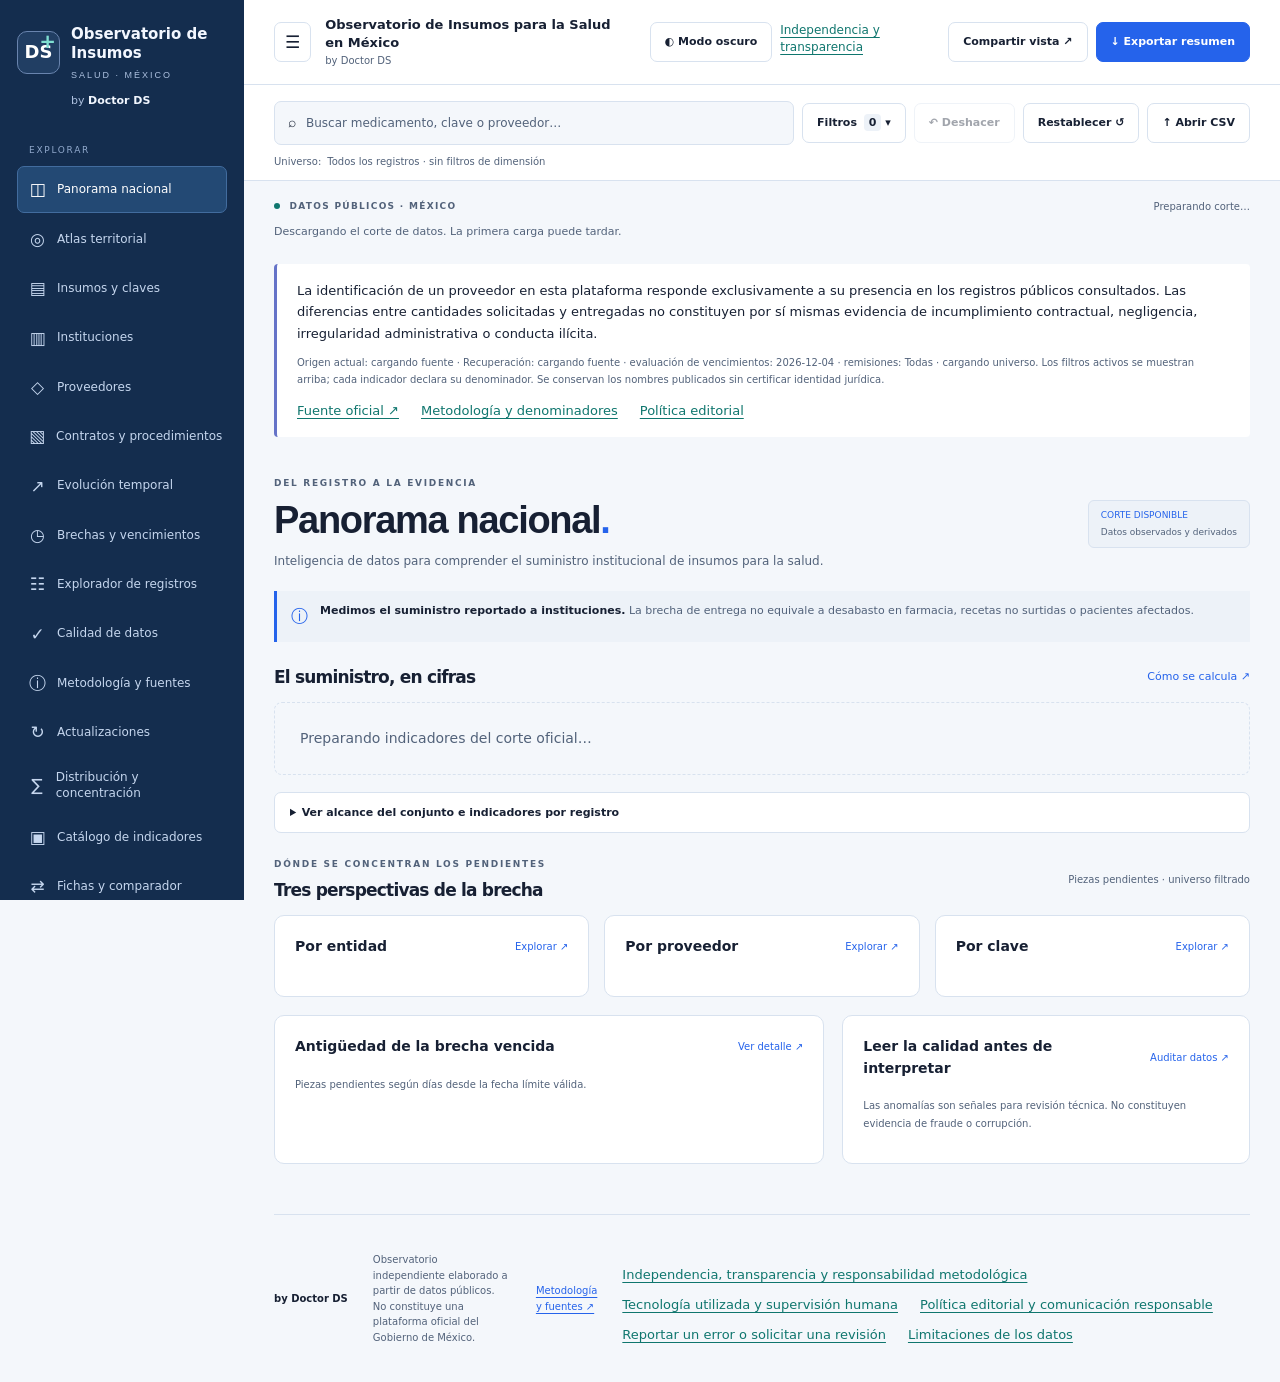
<file: index.html>
<!doctype html>
<html lang="es"><head><meta charset="utf-8"><meta name="viewport" content="width=device-width,initial-scale=1"><meta name="color-scheme" content="light dark"><meta name="description" content="Observatorio independiente de datos públicos del suministro institucional de medicamentos y otros insumos para la salud en México. by Doctor DS."><title>Observatorio de Insumos para la Salud en México · by Doctor DS</title><link rel="stylesheet" href="styles.css"><link rel="stylesheet" href="phase1.css"><link rel="stylesheet" href="phase2.css"><link rel="stylesheet" href="geo.css"><link rel="stylesheet" href="profiles.css?v=4.0.0"><link rel="stylesheet" href="lab.css?v=6.0.1"><link rel="stylesheet" href="supplier-products.css?v=2"><link rel="stylesheet" href="transparency.css?v=1"></head>
<body><a href="#contenido" class="skip-link">Saltar al contenido</a>
<aside class="sidebar" id="navigation"><a class="brand" href="#/panorama"><span class="brand-symbol" aria-hidden="true">DS<span>+</span></span><span class="brand-copy">Observatorio de Insumos<small>SALUD · MÉXICO</small></span></a><p class="signature">by <strong>Doctor DS</strong></p><p class="nav-label">EXPLORAR</p><nav aria-label="Módulos del observatorio"><a href="#/panorama" data-route="panorama" title="Panorama nacional"><span class="nav-icon" aria-hidden="true">◫</span><span class="nav-text">Panorama nacional</span></a><a href="#/territorio" data-route="territorio" title="Atlas territorial"><span class="nav-icon" aria-hidden="true">◎</span><span class="nav-text">Atlas territorial</span></a><a href="#/claves" data-route="claves" title="Insumos y claves"><span class="nav-icon" aria-hidden="true">▤</span><span class="nav-text">Insumos y claves</span></a><a href="#/instituciones" data-route="instituciones" title="Instituciones"><span class="nav-icon" aria-hidden="true">▥</span><span class="nav-text">Instituciones</span></a><a href="#/proveedores" data-route="proveedores" title="Proveedores"><span class="nav-icon" aria-hidden="true">◇</span><span class="nav-text">Proveedores</span></a><a href="#/contratos" data-route="contratos" title="Contratos y procedimientos"><span class="nav-icon" aria-hidden="true">▧</span><span class="nav-text">Contratos y procedimientos</span></a><a href="#/evolucion" data-route="evolucion" title="Evolución temporal"><span class="nav-icon" aria-hidden="true">↗</span><span class="nav-text">Evolución temporal</span></a><a href="#/brechas" data-route="brechas" title="Brechas y vencimientos"><span class="nav-icon" aria-hidden="true">◷</span><span class="nav-text">Brechas y vencimientos</span></a><a href="#/registros" data-route="registros" title="Explorador de registros"><span class="nav-icon" aria-hidden="true">☷</span><span class="nav-text">Explorador de registros</span></a><a href="#/calidad" data-route="calidad" title="Calidad de datos"><span class="nav-icon" aria-hidden="true">✓</span><span class="nav-text">Calidad de datos</span></a><a href="#/metodologia" data-route="metodologia" title="Metodología y fuentes"><span class="nav-icon" aria-hidden="true">ⓘ</span><span class="nav-text">Metodología y fuentes</span></a><a href="#/actualizaciones" data-route="actualizaciones" title="Actualizaciones"><span class="nav-icon" aria-hidden="true">↻</span><span class="nav-text">Actualizaciones</span></a></nav><div class="side-bottom"><span class="live-dot"></span> Observatorio independiente<p>Datos públicos. Análisis reproducible.</p><a href="https://entregamedicamentos.salud.gob.mx/insumos/" target="_blank" rel="noopener">Fuente oficial ↗</a></div></aside>
<div class="workspace"><header class="topbar"><div class="header-start"><button id="navToggle" class="icon-button" aria-label="Plegar navegación" aria-controls="navigation" aria-expanded="true">☰</button><div class="product-name">Observatorio de Insumos para la Salud en México<small>by Doctor DS</small></div></div><div class="header-actions"><button id="themeToggle" aria-pressed="false">◐ <span>Modo oscuro</span></button><button id="shareView">Compartir vista ↗</button><button id="downloadSummary" class="button-primary">↓ Exportar resumen</button></div></header>
<div class="filter-shell"><div class="filter-top"><label class="search"><span aria-hidden="true">⌕</span><span class="sr-only">Buscar por medicamento, clave o proveedor</span><input id="search" type="search" placeholder="Buscar medicamento, clave o proveedor…" autocomplete="off"></label><button id="filtersToggle" aria-expanded="false" aria-controls="filterBody">Filtros <span id="filterCount">0</span> ▾</button><button id="undoFilters" disabled aria-label="Deshacer último cambio de filtros">↶ Deshacer</button><button id="reset">Restablecer ↺</button><button id="importBtn">↑ Abrir CSV</button><input type="file" id="file" accept=".csv" hidden></div><div class="filter-body" id="filterBody"><div class="filters" id="globalFilters"><label>Estado<select id="entidad"><option value="">Todos los estados</option></select></label><label>Institución<select id="institucion"><option value="">Todas las instituciones</option></select></label><label>Empresa<select id="nombre_proveedor"><option value="">Todas las empresas</option></select></label><label>Estatus<select id="estatus"><option value="">Todos los estatus</option></select></label><label>Solicitud desde<input type="date" id="from"></label><label>Hasta<input type="date" id="to"></label><label>Corte para vencimientos<input type="date" id="asof"></label><label>Universo<select id="scope"><option value="all">Todas las solicitudes</option><option value="received">Con piezas entregadas</option><option value="pending">Con brecha pendiente</option><option value="overdue">Con brecha vencida</option></select></label></div><p class="caption">Las fechas delimitan solicitudes. El corte de evaluación clasifica vencimientos; no reconstruye entregas históricas.</p></div><div id="activeFilters" class="active-filters" aria-label="Filtros activos"></div></div>
<main id="contenido" tabindex="-1"><div class="context-bar"><span><span class="live-dot"></span> DATOS PÚBLICOS · MÉXICO</span><span id="cut">Preparando corte…</span></div><div id="status" role="status" aria-live="polite" class="status">Descargando el corte de datos. La primera carga puede tardar.</div>
<section id="panorama" data-view><div class="page-title"><div><p class="eyebrow">DEL REGISTRO A LA EVIDENCIA</p><h1>Panorama nacional<span class="title-dot">.</span></h1><p>Inteligencia de datos para comprender el suministro institucional de insumos para la salud.</p></div><span class="version-badge">CORTE DISPONIBLE <b>Datos observados y derivados</b></span></div><div class="notice"><span aria-hidden="true">ⓘ</span><p><strong>Medimos el suministro reportado a instituciones.</strong> La brecha de entrega no equivale a desabasto en farmacia, recetas no surtidas o pacientes afectados.</p></div><div class="section-overline"><h2>El suministro, en cifras</h2><a href="#/metodologia">Cómo se calcula ↗</a></div><div id="kpis" class="kpis" aria-busy="true"><div class="loading-card">Preparando indicadores del corte oficial…</div></div><details class="extended-indicators"><summary>Ver alcance del conjunto e indicadores por registro</summary><div id="secondaryKpis" class="secondary-kpis"></div></details><div class="section-overline"><div><p class="eyebrow">DÓNDE SE CONCENTRAN LOS PENDIENTES</p><h2>Tres perspectivas de la brecha</h2></div><span class="caption">Piezas pendientes · universo filtrado</span></div><div class="rank-grid"><article class="panel"><div class="panel-heading"><h3>Por entidad</h3><a href="#/territorio">Explorar ↗</a></div><div id="nationalStates" class="rank-list"></div></article><article class="panel"><div class="panel-heading"><h3>Por proveedor</h3><a href="#/proveedores">Explorar ↗</a></div><div id="nationalSuppliers" class="rank-list"></div></article><article class="panel"><div class="panel-heading"><h3>Por clave</h3><a href="#/claves">Explorar ↗</a></div><div id="nationalKeys" class="rank-list"></div></article></div><div class="two-cols dashboard-bottom"><article class="panel"><div class="panel-heading"><h3>Antigüedad de la brecha vencida</h3><a href="#/brechas">Ver detalle ↗</a></div><div id="overviewAging"></div><p class="caption">Piezas pendientes según días desde la fecha límite válida.</p></article><article class="panel"><div class="panel-heading"><h3>Leer la calidad antes de interpretar</h3><a href="#/calidad">Auditar datos ↗</a></div><div id="overviewQuality"></div><p class="caption">Las anomalías son señales para revisión técnica. No constituyen evidencia de fraude o corrupción.</p></article></div></section>
<section id="comparar" data-view><div class="section-title"><div><div class="eyebrow">EXPLORACIÓN POR DIMENSIÓN</div><h2>Comparar el cumplimiento</h2></div><div class="controls"><select aria-label="Agrupar por" id="group"><option value="nombre_proveedor">Por empresa</option><option value="entidad">Por estado</option><option value="institucion">Por institución</option><option value="clave">Por medicamento / clave</option></select><select aria-label="Ordenar comparación" id="metric"><option value="pending">Mayor brecha</option><option value="requested">Más piezas solicitadas</option><option value="delivered">Más piezas entregadas</option><option value="overdue">Mayor brecha vencida</option><option value="coverage">Menor cobertura</option><option value="response">Mayor tiempo de respuesta</option></select></div></div>
<div class="two-cols"><article class="panel"><div class="panel-heading"><h3>Comparación de grupos</h3><span>PIEZAS · FILTROS ACTIVOS</span></div><div class="legend"><span class="dot teal"></span> Entregadas acreditables <span class="dot coral"></span> Brecha pendiente</div><div id="bars" class="bars"></div><p class="caption">Pulsa un grupo para filtrar. Las entregadas acreditables se limitan a lo solicitado en cada registro.</p></article><article class="panel"><div class="panel-heading"><h3>Situación de las solicitudes</h3><span>REGISTROS</span></div><div id="states"></div><h3 class="subheading">Antigüedad de la brecha vencida</h3><div id="aging"></div><p class="caption">Días transcurridos desde la fecha límite, al corte seleccionado. Sólo registros con fecha válida.</p></article></div>
<article class="panel table-panel"><div class="panel-heading"><h3>Comparativo detallado</h3><button id="exportGroups">↓ Descargar comparativo CSV</button></div><div class="table-wrap"><table><thead><tr><th>Grupo</th><th>Registros</th><th>Solicitadas</th><th>Entregadas</th><th>Brecha</th><th>Cobertura</th><th>Vencidas (piezas)</th><th>Respuesta mediana</th><th>P90 respuesta</th><th>Entregas a tiempo</th></tr></thead><tbody id="groups"></tbody></table></div><div class="pagination"><button id="groupPrev">← Anterior</button><span id="groupPage"></span><button id="groupNext">Siguiente →</button></div></article>
</section>
<section id="evolucion" data-view><div class="section-title"><div><div class="eyebrow">EL SUMINISTRO EN EL TIEMPO</div><h2>Lo solicitado y lo recibido</h2></div></div><article class="panel"><div class="legend"><span class="dot gold"></span> Solicitadas por mes de solicitud <span class="dot teal"></span> Entregadas por mes de entrega</div><div id="timeline" class="timeline"></div><p class="caption">Flujos de meses distintos; no son cohortes comparables. Las fechas de entrega ausentes se excluyen del flujo entregado. Los filtros de fecha delimitan la fecha de solicitud.</p><details class="data-alternative"><summary>Ver datos de la serie en tabla</summary><div id="timelineTable" class="table-wrap"></div></details></article></section>
<section id="territorio" data-view><div class="section-title"><div><div class="eyebrow">ESTADO × INSTITUCIÓN</div><h2>La cobertura en el territorio</h2></div></div><article class="panel"><p class="caption">Cada celda muestra la cobertura de piezas. El color se acompaña de un porcentaje; pasa el cursor o enfoca una celda para ver cantidades. Sin solicitudes válidas: —.</p><div class="table-wrap" id="matrix"></div></article></section>
<section id="registros" data-view><div class="section-title"><div><div class="eyebrow">TRAZABILIDAD DE LOS DATOS</div><h2>Cada registro cuenta</h2></div><button id="exportRows">↓ Exportar registros CSV · Excel</button></div><p class="caption">CSV permite descargar todo el universo filtrado. XLSX se limita a 50,000 registros por memoria. Más de 1,048,576 filas requieren Power Query o varias hojas en Excel.</p><article class="panel table-panel"><div class="table-wrap"><table><thead><tr><th>Medicamento / clave</th><th>Empresa</th><th>Institución</th><th>Estado</th><th>Estatus</th><th>Solicitud</th><th>Límite</th><th>Entrega</th><th>Solicitadas</th><th>Entregadas</th><th>Brecha</th></tr></thead><tbody id="rows"></tbody></table></div><div class="pagination"><button id="prev">← Anterior</button><span id="page"></span><button id="next">Siguiente →</button></div></article></section>
<section id="calidad" data-view><div class="page-title"><div><p class="eyebrow">TRAZABILIDAD Y CONSISTENCIA</p><h1>Calidad de datos</h1><p>Reglas observables y límites del corte, recalculados para los filtros activos.</p></div></div><div class="two-cols"><article class="panel"><h2>Auditoría del universo seleccionado</h2><div id="qualityView"></div></article><article class="panel"><h2>Identificación de establecimientos</h2><div id="cluesQuality"></div><p>Una CLUES reportada no se considera verificada. No hay catálogo geográfico integrado en esta fase y no se asignan coordenadas.</p><h3>Unicidad y duplicados</h3><p id="duplicateAudit">Esperando metadatos…</p><p class="caption">La auditoría de duplicados del metadato corresponde al corte completo, sin filtros. El campo suministro no se presupone único.</p></article></div></section>
<section id="metodologia" data-view><div class="eyebrow">TRANSPARENCIA Y LÍMITES</div><h2>Cómo leer este observatorio</h2><div class="two-cols"><article class="panel"><h3>Definiciones de los indicadores</h3><dl><dt>Cobertura de piezas</dt><dd>Σ mínimo(entregadas, solicitadas) / Σ solicitadas válidas. Se calcula por volumen; no es el promedio de porcentajes de proveedores.</dd><dt>Brecha pendiente</dt><dd>Σ máximo(solicitadas − entregadas, 0), por registro. No se compensan faltantes con sobreentregas de otro medicamento.</dd><dt>Brecha vencida</dt><dd>Piezas pendientes con fecha límite anterior al corte seleccionado. Un registro sin fecha límite no se clasifica como vencido.</dd><dt>Tiempo de respuesta</dt><dd>Días naturales de solicitud a entrega registrada, sólo con piezas entregadas y fechas válidas no negativas. Mediana y percentil 90 por registro, sin ponderar por piezas. No identifica la primera entrega ni la entrega completa si la fuente no las distingue.</dd><dt>Entregas a tiempo</dt><dd>Registros con piezas entregadas y fecha de entrega ≤ fecha límite / registros con piezas entregadas y ambas fechas válidas. No equivale al OTIF.</dd><dt>Concentración del suministro</dt><dd>Participación de las cinco empresas con más piezas solicitadas en el universo filtrado. Ayuda a observar dependencia de proveedores.</dd></dl></article><article class="panel"><h3>Calidad, alcance y procedencia</h3><div id="quality" hidden></div><p>Se conservan los registros tal como los publica la fuente. Sin identificadores únicos verificables, no se eliminan duplicados aparentes ni se interpreta cada fila como una orden única. Las cantidades ausentes o negativas se excluyen de los cálculos de volumen; se reportan por separado.</p><p>No se agregan precios, gasto, existencias, consumo, demanda no solicitada, pacientes ni recetas: la exportación no aporta esos denominadores. Sumar piezas de presentaciones distintas mide volumen logístico, no dosis ni tratamientos equivalentes.</p><p>Los estados de validación y tránsito son categorías de la fuente. Una cantidad reportada como entregada no certifica recepción física ni disponibilidad para pacientes.</p><a href="https://entregamedicamentos.salud.gob.mx/insumos/" target="_blank" rel="noopener">Fuente: Secretaría de Salud · Monitoreo del suministro ↗</a><p id="provenance" class="caption"></p></article></div></section>
<section id="actualizaciones" data-view><div class="page-title"><div><p class="eyebrow">CORTE Y EVOLUCIÓN DEL PROYECTO</p><h1>Actualizaciones e histórico</h1><p>Cortes preservados y comparación de agregados verificables.</p></div></div><article class="panel"><h2>Procedencia del corte disponible</h2><div id="snapshotDetails"></div><a href="data/metadata.json" download>↓ Descargar metadatos JSON</a><p class="caption">La recuperación no equivale a la fecha declarada de actualización de la fuente. Un archivo acumulativo no representa observaciones mensuales independientes.</p></article><article class="panel roadmap"><h2>Desarrollo por fases</h2><ol><li>Auditoría y nueva identidad: esta entrega.</li><li>Motor descriptivo ampliado y catálogo de indicadores: disponibles (Fase 2).</li><li>Atlas territorial y catálogo CLUES verificable: disponibles (Fase 3).</li><li>Fichas especializadas y comparación múltiple: disponibles (Fase 4).</li><li>Snapshots inmutables, inventario y pipeline mensual: disponibles (Fase 5); comparación condicionada a dos cortes distintos.</li><li>Laboratorio descriptivo de dependencia, redes y señales: disponible (Fase 6).</li><li>Predicción: condicionada a datos y validación temporal.</li><li>Optimización, accesibilidad y publicación: pendiente.</li></ol><a href="ARQUITECTURA_OBJETIVO.md">Consultar arquitectura objetivo ↗</a></article></section>
<footer><strong>by Doctor DS</strong><p>Observatorio independiente elaborado a partir de datos públicos.<br>No constituye una plataforma oficial del Gobierno de México.</p><a href="#/metodologia">Metodología y fuentes ↗</a></footer></main></div>
<dialog id="indicatorDialog" aria-labelledby="indicatorTitle"><div class="dialog-heading"><p class="eyebrow">FICHA DEL INDICADOR · DERIVADO</p><button id="closeIndicator" aria-label="Cerrar ficha del indicador">✕</button></div><h2 id="indicatorTitle"></h2><div id="indicatorDetails"></div><a href="#/metodologia" id="indicatorMethodLink">Consultar metodología completa ↗</a></dialog>
<div id="toast" role="status" class="toast" hidden></div><script src="indicator-catalog.js" defer></script><script src="lab-catalog.js?v=6.0.1" defer></script><script src="app.js" defer></script><script src="dashboard.js?v=4.0.0" defer></script><script src="phase2.js" defer></script><script src="geo.js" defer></script><script src="profiles.js?v=4.0.0" defer></script><script src="history.js?v=5.0.1" defer></script><script src="lab.js?v=6.0.1" defer></script><script src="supplier-products.js?v=2" defer></script><script src="public-policy.js?v=1" defer></script><script src="transparency.js?v=2" defer></script></body></html>
</file>
<file: styles.css>
/* Base de presentación anterior; Fase 1 aplica tokens y componentes en phase1.css. */
:root{--bg:#f5f6f3;--ink:#193932;--muted:#718078;--line:#dce3dc;--teal:#247867;--coral:#dd8269;--gold:#bea56b}*{box-sizing:border-box}html{scroll-behavior:smooth;scroll-padding-top:24px}body{margin:0;background:var(--bg);color:var(--ink);font:14px 'DM Sans',system-ui,sans-serif}button,input,select{font:inherit}button,a,input,select{outline-offset:4px}a{color:inherit}button{cursor:pointer;background:#fff;border:1px solid var(--line);border-radius:7px;padding:10px 14px;color:var(--ink);font-weight:600}button:hover{background:#e9efea}button:disabled{opacity:.4;cursor:default}.sidebar{position:fixed;inset:0 auto 0 0;width:226px;background:#193c33;color:#d8e4dc;padding:35px 25px;display:flex;flex-direction:column;z-index:10}.brand{font:800 38px 'Manrope',sans-serif;text-decoration:none;letter-spacing:-2px;display:block}.brand span{font-size:16px;color:#d1b982;padding-left:3px}.brand small{font:10px 'DM Sans',sans-serif;display:block;letter-spacing:3px;margin-top:3px}.nav-label{font-size:9px;letter-spacing:1.4px;color:#91ada0;margin:58px 0 17px}.sidebar>a:not(.brand){font-size:12px;padding:14px 10px;text-decoration:none;border-radius:6px;margin-bottom:5px}.sidebar>a:not(.brand):hover,.sidebar>a[href='#panorama']{background:#315347;color:white}.side-bottom{margin-top:auto;font-size:10px;line-height:1.8;color:#aec2b7}.side-bottom a{font-size:10px}.live-dot{display:inline-block;width:6px;height:6px;border-radius:50%;background:#9ec3a5;margin-right:5px}main{margin-left:226px;padding:0 45px;max-width:1900px}header{height:84px;border-bottom:1px solid var(--line);display:flex;align-items:center;justify-content:space-between;font-size:10px;letter-spacing:1.5px}header b{color:#8a968e;margin-left:9px;font-weight:400}header button{letter-spacing:0;font-size:11px}section{padding-top:37px}.eyebrow{color:#7d8c7f;font-size:10px;letter-spacing:1.8px;font-weight:700}h1{font:500 clamp(40px,4.7vw,70px)/1.05 'Manrope',sans-serif;letter-spacing:-3px;margin:18px 0 16px}h1 em{color:var(--teal);font-style:normal}h2{font:600 25px 'Manrope',sans-serif;letter-spacing:-.8px;margin:9px 0 0}h3{font-size:14px;margin:0 0 15px;font-weight:600}.intro{display:flex;align-items:center;justify-content:space-between;gap:20px}.intro p{color:#7a847c;line-height:1.8;margin:0}.cut{font-size:10px;background:#e8eee6;border:1px solid #dbe4d7;border-radius:30px;padding:9px 13px;white-space:nowrap;color:#50644f}.notice{display:flex;gap:12px;background:#edf0e8;border-left:3px solid #a5af85;padding:12px 16px;margin:26px 0 24px;font-size:11px;color:#64715b;line-height:1.7}.notice p{margin:0}.notice>span{font-size:20px}.toolbar{display:flex;gap:10px}.toolbar button{font-size:11px}.search{background:white;border:1px solid var(--line);border-radius:7px;display:flex;align-items:center;gap:10px;flex:1;padding:0 13px}.search input{border:0;width:100%;padding:12px 0;background:transparent;font-size:12px}.filters{display:grid;grid-template-columns:repeat(4,minmax(0,1fr));gap:14px;margin:18px 0}.filters label{font-size:10px;color:#6e7c71}.filters select,.filters input{display:block;width:100%;margin-top:6px;padding:10px 8px;border:1px solid var(--line);border-radius:5px;background:#fff;color:#42594a;font-size:11px;min-width:0}.status{font-size:10px;color:#6f8074;margin:16px 0}.kpis{display:grid;grid-template-columns:repeat(4,1fr);gap:13px}.kpi{background:white;border:1px solid var(--line);border-radius:9px;padding:20px 18px;min-height:126px}.kpi.primary{background:#245446;color:white;border-color:#245446}.kpi small{font-size:10px;color:#728575}.kpi.primary small{color:#c3d6ca}.kpi .value{font:600 clamp(20px,2.2vw,32px) 'Manrope',sans-serif;letter-spacing:-1px;margin:10px 0 5px}.kpi p{font-size:10px;color:#8c978e;margin:0}.kpi.primary p{color:#c3d6ca}.section-title{display:flex;justify-content:space-between;align-items:end;margin:5px 0 22px;gap:20px}.controls{display:flex;gap:8px}.controls select{max-width:220px;padding:9px;border:1px solid var(--line);background:white;border-radius:5px;color:var(--ink);font-size:11px}.two-cols{display:grid;grid-template-columns:1.45fr 1fr;gap:20px}.panel{border:1px solid var(--line);background:#fff;border-radius:10px;padding:23px;min-width:0}.panel-heading{display:flex;justify-content:space-between;align-items:center;gap:12px;margin-bottom:18px}.panel-heading h3{margin:0}.panel-heading>span{font-size:8px;letter-spacing:1px;color:#94a095}.legend{font-size:10px;color:#7a8b7c;display:flex;align-items:center;gap:7px;margin-bottom:22px;flex-wrap:wrap}.dot{width:7px;height:7px;display:inline-block;border-radius:2px}.teal{background:var(--teal)}.coral{background:var(--coral)}.gold{background:var(--gold)}.bar-item{margin-bottom:14px;cursor:pointer}.bar-label{display:flex;justify-content:space-between;font-size:10px;margin-bottom:5px;gap:15px}.bar-label span:first-child{overflow:hidden;text-overflow:ellipsis;white-space:nowrap;max-width:75%}.track{height:8px;background:#f1f3ed;border-radius:3px;display:flex;overflow:hidden}.track i{display:block;height:100%}.caption{font-size:10px!important;color:#89958b;line-height:1.7}.stat-row{display:flex;justify-content:space-between;font-size:11px;padding:10px 0;border-bottom:1px solid #edf0eb;gap:10px}.stat-row strong{white-space:nowrap}.subheading{margin-top:25px}.table-panel{padding:20px 0 0;margin-top:20px}.table-panel>.panel-heading{padding:0 22px}.table-wrap{overflow:auto;max-height:640px}table{width:100%;border-collapse:collapse;font-size:10px;text-align:left}th{background:#f0f3ee;color:#718071;font-size:9px;font-weight:600;text-transform:uppercase;letter-spacing:.5px;padding:14px 13px;white-space:nowrap;position:sticky;top:0;z-index:1}td{padding:14px 13px;border-bottom:1px solid #edf0ea;min-width:90px}td:first-child{min-width:220px;max-width:320px}td small{display:block;margin-top:5px;color:#8c9a8e}tr:hover td{background:#f6f9f5}.pagination{padding:14px 20px;display:flex;justify-content:space-between;align-items:center;font-size:10px}.pagination button{font-size:10px;padding:7px 10px}.timeline{display:flex;align-items:end;gap:10px;height:230px;overflow-x:auto;padding-top:20px}.month{flex:1;min-width:42px;height:100%;display:flex;flex-direction:column;justify-content:end;text-align:center;font-size:9px;color:#809080}.month-bars{display:flex;align-items:end;gap:3px;height:180px;justify-content:center}.month-bars i{width:14px;min-height:1px;border-radius:3px 3px 0 0}.month>span{margin-top:10px;white-space:nowrap}dl{margin:0}dt{font-size:12px;font-weight:700;margin:18px 0 6px}dd{margin:0;font-size:11px;color:#758377;line-height:1.8}#metodologia .panel>p{font-size:11px;line-height:1.8;color:#758377}#metodologia .panel>a{font-size:11px}#metodologia>.two-cols{margin-top:25px}footer{display:flex;align-items:center;gap:25px;border-top:1px solid var(--line);margin-top:40px;padding:27px 0;color:#7b8a7c}footer .brand{font-size:24px}footer p,footer>a:last-child{font-size:10px}footer>a:last-child{margin-left:auto}.empty{padding:30px;text-align:center;color:#8b988d;font-size:12px}@media(min-width:1500px){main{padding:0 65px}.kpis{grid-template-columns:repeat(4,1fr)}}@media(max-width:1100px){.sidebar{width:185px;padding:30px 17px}main{margin-left:185px;padding:0 25px}.two-cols{grid-template-columns:1fr}.intro{align-items:start;flex-direction:column}.controls{flex-wrap:wrap}}@media(max-width:720px){.sidebar{position:relative;width:auto;padding:18px 20px;display:block}.sidebar .brand{font-size:26px}.sidebar .brand small{font-size:8px}.sidebar>a:not(.brand),.side-bottom,.nav-label{display:none}main{margin-left:0;padding:0 18px}header{height:65px;font-size:8px}header b{display:none}h1{letter-spacing:-2px}.filters{grid-template-columns:repeat(2,minmax(0,1fr))}.kpis{grid-template-columns:repeat(2,1fr)}.kpi{padding:15px 12px;min-height:110px}.toolbar{flex-wrap:wrap}.search{flex-basis:100%}.section-title{align-items:start;flex-direction:column}.panel{padding:18px}.table-panel{padding:15px 0 0}.controls select{max-width:165px}footer{flex-wrap:wrap;gap:10px}.cut{white-space:normal}}@media print{.sidebar,header,.toolbar,.filters,button,.pagination{display:none}main{margin:0;padding:0}.two-cols{display:block}.panel{break-inside:avoid;margin-bottom:15px}body{background:white}.table-wrap{max-height:none}section{padding-top:20px}}
</file>
<file: phase1.css>
:root{color-scheme:light;--bg:#f4f7fb;--panel:#fff;--alt:#edf2f8;--ink:#172033;--muted:#52627a;--line:#d8e2ef;--nav:#142d4e;--blue:#2563eb;--teal:#0f766e;--amber:#a75a04;--red:#b23a35;--sidebar:244px}html[data-theme=dark]{color-scheme:dark;--bg:#0e1726;--panel:#162237;--alt:#203149;--ink:#e8eef7;--muted:#aebdd3;--line:#344762;--nav:#0c1422;--blue:#8cb4ff;--teal:#61c8bd;--amber:#f4bb69;--red:#f2938e}body{font:14px/1.55 'Segoe UI',system-ui,sans-serif;background:var(--bg);color:var(--ink)}[hidden]{display:none!important}:focus-visible{outline:3px solid var(--blue);outline-offset:4px}a{color:var(--blue);text-underline-offset:3px}button{background:var(--panel);color:var(--ink);min-height:40px;font-size:12px;border-color:var(--line)}button:hover{background:var(--alt)}.button-primary{background:#2563eb;color:white;border-color:#2563eb}.button-primary:hover{background:#174fc4}.sr-only{position:absolute;width:1px;height:1px;overflow:hidden;clip:rect(0,0,0,0)}.skip-link{position:fixed;left:15px;top:-100px;z-index:100;background:var(--panel);padding:15px}.skip-link:focus{top:10px}.sidebar{width:var(--sidebar);background:var(--nav);color:#d8e5f8;padding:25px 17px 18px;overflow-y:auto;z-index:30}.brand{display:flex;align-items:center;gap:11px;text-decoration:none;color:white;letter-spacing:0;font:inherit}.brand-symbol{display:grid;place-items:center;position:relative;flex:none;width:43px;height:43px;border:1px solid #6984ae;border-radius:10px;font-size:18px;font-weight:750;background:#213e63}.brand-symbol>span{position:absolute;right:3px;top:-6px;font-size:20px;color:#7fdfd1}.brand-copy{font-size:15px;font-weight:650;line-height:1.25}.brand .brand-copy small{font:9px 'Segoe UI',sans-serif;letter-spacing:2px;color:#aec2e1;margin-top:7px}.signature{font-size:11px;color:#adc0df;margin:12px 0 15px 54px}.signature strong{color:#f2f7ff}.nav-label{font-size:9px;letter-spacing:1.7px;color:#91a9cc;margin:20px 12px 9px}.sidebar nav{display:flex;flex-direction:column;gap:3px}.sidebar nav a{display:flex;align-items:center;gap:11px;color:#c5d6ee;text-decoration:none;font-size:12px;min-height:39px;padding:9px 11px;border-radius:7px;border:1px solid transparent;white-space:nowrap}.sidebar nav a:hover{background:#233f63;color:white}.sidebar nav a[aria-current=page]{background:#234974;color:#fff;border-color:#426c9e}.nav-icon{width:17px;text-align:center;font-size:17px}.side-bottom{margin-top:auto;padding:23px 10px 0;font-size:10px;color:#b2c6e1}.side-bottom a{color:#d4e2f5}.live-dot{background:var(--teal)}.sidebar .live-dot{background:#70d0bc}.workspace{margin-left:var(--sidebar);transition:margin-left .2s}.workspace>main{margin:0 auto;padding:0 30px;max-width:1800px}.topbar{height:auto;min-height:83px;display:flex;align-items:center;justify-content:space-between;gap:18px;padding:16px 30px;background:var(--panel);border-bottom:1px solid var(--line);letter-spacing:0}.header-start{display:flex;align-items:center;gap:14px;min-width:0}.product-name{font-size:13px;font-weight:650;max-width:460px;line-height:1.35}.product-name small{display:block;font-size:10px;color:var(--muted);font-weight:500;margin-top:3px}.header-actions{display:flex;gap:8px;flex-shrink:0}.header-actions button{font-size:11px}.icon-button{font-size:17px;padding:5px 10px}.filter-shell{background:var(--panel);padding:16px 30px 10px;border-bottom:1px solid var(--line)}.filter-top{display:flex;gap:8px;align-items:center}.search{background:var(--bg);border-color:var(--line);min-width:160px}.search input{color:var(--ink);min-height:40px}.search input::placeholder{color:var(--muted)}.filter-top>button{font-size:11px;white-space:nowrap}.filter-body{padding-top:16px}.filter-body:not(.is-open){display:none}.filters{margin:0;gap:13px}.filters label{font-size:11px;color:var(--muted);font-weight:600}.filters select,.filters input{background:var(--panel);color:var(--ink);border-color:var(--line);font-size:12px;min-height:40px}#filterCount{background:var(--alt);padding:2px 5px;border-radius:4px;margin-left:3px}.active-filters{display:flex;align-items:center;gap:6px;flex-wrap:wrap;padding-top:9px;min-height:25px}.filter-chip{min-height:27px;padding:3px 8px;color:var(--blue);background:var(--alt);font-size:10px;max-width:300px;overflow:hidden;text-overflow:ellipsis;white-space:nowrap}.active-filters>span{font-size:10px;color:var(--muted)}.context-bar{display:flex;justify-content:space-between;align-items:center;gap:15px;padding-top:18px;font-size:10px;color:var(--muted)}.context-bar>span:first-child{font-size:9px;font-weight:700;letter-spacing:1.3px}.status{font-size:11px;color:var(--muted);min-height:25px;margin:8px 0 0}.status.error{color:var(--red)}section[data-view]{padding:16px 0 10px}.page-title{display:flex;justify-content:space-between;align-items:center;gap:20px;margin-bottom:20px}.eyebrow{font-size:9px;letter-spacing:1.7px;color:var(--muted);font-weight:700;margin:0 0 8px}.page-title h1{font:700 clamp(26px,3vw,38px)/1.15 'Segoe UI',sans-serif;letter-spacing:-1.3px;margin:0 0 9px}.title-dot{color:var(--blue)}.page-title>div>p:last-child{font-size:12px;margin:0;color:var(--muted);max-width:660px}.version-badge{font-size:9px;color:var(--blue);background:var(--alt);padding:8px 12px;border:1px solid var(--line);border-radius:6px;white-space:nowrap}.version-badge b{display:block;font-size:9px;font-weight:400;color:var(--muted);margin-top:3px}.notice{border-color:var(--blue);background:var(--alt);font-size:11px;margin:0 0 24px;color:var(--muted);padding:11px 14px}.notice>span{color:var(--blue);font-size:17px}.notice strong{color:var(--ink)}.section-overline{display:flex;align-items:center;justify-content:space-between;gap:15px;margin:25px 0 15px}.section-overline h2{font-size:17px;margin:0}.section-overline a{font-size:11px;text-decoration:none}h2{font-family:'Segoe UI',system-ui,sans-serif}.kpis{grid-template-columns:repeat(4,minmax(0,1fr));gap:13px}.kpi{position:relative;background:var(--panel);border-color:var(--line);padding:18px 16px 12px;min-height:155px}.kpi.primary{background:#142d4e;color:#fff;border-color:#142d4e}.kpi small{display:block;font-size:9px;letter-spacing:.7px;font-weight:700;padding-right:18px;min-height:27px;color:var(--muted)}.kpi.primary small{color:#bdcfed}.kpi .value{font:700 clamp(20px,2vw,30px)/1.1 'Segoe UI',sans-serif;font-variant-numeric:tabular-nums;letter-spacing:-1px;margin:8px 0 5px}.kpi p{font-size:10px;color:var(--muted);margin:6px 0;min-height:29px}.kpi.primary p{color:#c4d5ee}.kpi-cut{font-size:8px;border-top:1px solid var(--line);padding-top:8px;margin-top:10px;color:var(--muted)}.primary .kpi-cut{border-color:#3a5272;color:#b8cce9}.method-trigger{position:absolute;top:12px;right:10px;border:0;min-height:25px;min-width:25px;padding:2px;border-radius:50%;color:var(--muted);background:transparent;font-size:12px}.primary .method-trigger{color:#bfd1ec}.primary .method-trigger:hover{background:#284364}.kpi.warn .value{color:var(--amber)}.extended-indicators{margin:17px 0 0;border:1px solid var(--line);border-radius:7px;padding:11px 15px;background:var(--panel)}summary{cursor:pointer;font-weight:600;font-size:11px}.secondary-kpis{display:grid;grid-template-columns:repeat(4,minmax(0,1fr));gap:12px;margin-top:15px}.mini-stat{padding:12px;background:var(--bg);border-radius:6px;font-size:11px;color:var(--muted)}.mini-stat strong{display:block;font-size:21px;color:var(--ink);margin:5px 0}.mini-stat small{display:block;font-size:10px}.rank-grid{display:grid;grid-template-columns:repeat(3,minmax(0,1fr));gap:15px}.panel{background:var(--panel);border-color:var(--line);padding:20px}.panel-heading{gap:15px}.panel-heading a{font-size:10px;white-space:nowrap;text-decoration:none}.panel-heading>span{font-size:9px;color:var(--muted)}.rank-item{display:block;border:0;background:transparent;width:100%;padding:10px 0;text-align:left;border-radius:0;border-bottom:1px solid var(--line);font-size:11px;min-height:63px}.rank-item:last-child{border-bottom:0}.rank-item:hover{background:var(--bg)}.rank-item>span{display:flex;justify-content:space-between;align-items:start;gap:12px}.rank-name{font-weight:500;overflow-wrap:anywhere;max-width:70%;font-size:10px;line-height:1.5}.rank-number{font-weight:700;white-space:nowrap;font-variant-numeric:tabular-nums;font-size:12px}.rank-track{height:4px;display:block;background:var(--alt);margin-top:9px;border-radius:5px}.rank-track i{display:block;background:var(--blue);height:100%;border-radius:5px}.two-cols{grid-template-columns:1.35fr 1fr;gap:18px}.dashboard-bottom{margin-top:18px}.caption{font-size:10px!important;color:var(--muted)}.stat-row{font-size:11px;padding:11px 0;border-color:var(--line)}.stat-row strong{font-size:12px;font-variant-numeric:tabular-nums}.stat-row:last-child{border:0}.section-title{margin:0 0 22px}.controls select{padding:10px 8px;background:var(--panel);border-color:var(--line);color:var(--ink);font-size:12px;min-height:40px}.legend{color:var(--muted)}.coral{background:var(--red)}.gold{background:var(--blue)}.bar-label{font-size:11px;align-items:start;margin-bottom:7px}.bar-label span:first-child{max-width:80%;overflow-wrap:anywhere;overflow:visible;text-overflow:clip;white-space:normal}.track{background:var(--alt)}.table-wrap{max-height:600px;scrollbar-color:var(--line) transparent}table{font-size:11px;font-variant-numeric:tabular-nums}th{background:var(--alt);color:var(--muted)}td{border-color:var(--line)}td small{color:var(--muted)}tr:hover td{background:var(--bg)}.pagination{font-size:11px}.pagination button{font-size:11px}.timeline{height:245px;background:repeating-linear-gradient(to top,transparent 0,transparent 49px,var(--line) 50px,transparent 51px)}.month{color:var(--muted);min-width:46px}.month-bars{height:190px}.data-alternative{margin-top:16px;border-top:1px solid var(--line);padding-top:12px}.data-alternative .table-wrap{margin-top:14px}.panel>p{color:var(--muted);font-size:12px;line-height:1.8}.panel>h2{font-size:17px}.empty{color:var(--muted)}dd{font-size:12px;color:var(--muted)}#metodologia .panel>p{font-size:12px;color:var(--muted)}.roadmap{margin-top:20px}.roadmap ol{font-size:12px;color:var(--muted);line-height:2}footer{font-size:10px;color:var(--muted)}footer strong{color:var(--ink);white-space:nowrap}dialog{background:var(--panel);color:var(--ink);border:1px solid var(--line);border-radius:12px;width:min(610px,90vw);padding:25px;box-shadow:0 25px 80px #0004;max-height:85vh;overflow:auto}dialog::backdrop{background:#0b172e99}.dialog-heading{display:flex;align-items:center;justify-content:space-between;gap:15px}dialog h2{margin-top:10px}dialog a{display:inline-block;margin-top:20px;font-size:12px}.toast{position:fixed;bottom:20px;left:50%;transform:translateX(-50%);background:var(--ink);color:var(--panel);padding:12px 20px;border-radius:8px;z-index:80;font-size:12px}.loading-card{padding:25px;color:var(--muted);border:1px dashed var(--line);border-radius:8px;grid-column:1/-1}body.is-calculating .kpis,body.is-calculating .rank-list{opacity:.6}body.nav-collapsed{--sidebar:76px}.nav-collapsed .brand-copy,.nav-collapsed .signature,.nav-collapsed .nav-label,.nav-collapsed .nav-text,.nav-collapsed .side-bottom{display:none}.nav-collapsed .sidebar{padding:20px 15px}.nav-collapsed nav{margin-top:30px}.nav-collapsed .sidebar nav a{justify-content:center;padding:9px 4px}@media(min-width:1550px){.workspace>main{padding:0 48px}.topbar,.filter-shell{padding-left:48px;padding-right:48px}.kpi .value{font-size:32px}}@media(max-width:1200px){:root{--sidebar:218px}.workspace>main{padding:0 22px}.topbar,.filter-shell{padding-left:22px;padding-right:22px}.product-name{font-size:11px;max-width:270px}.header-actions{gap:5px}.header-actions button{padding:8px 10px}.filter-top{flex-wrap:wrap}.search{flex-basis:40%}.panel{padding:17px}.kpi{padding:16px 13px 12px}.kpi .value{font-size:24px}}@media(max-width:980px){.header-actions #shareView{display:none}.kpis{grid-template-columns:repeat(2,minmax(0,1fr))}.rank-grid{grid-template-columns:1fr}.rank-item{min-height:48px}.rank-name{font-size:11px;max-width:78%}.two-cols{grid-template-columns:1fr}.version-badge{display:none}.secondary-kpis{grid-template-columns:repeat(2,minmax(0,1fr))}.filters{grid-template-columns:repeat(3,minmax(0,1fr))}.section-title{align-items:start;flex-direction:column}.table-panel{padding:17px 0 0}}@media(max-width:720px){:root{--sidebar:0px}.sidebar{display:flex;position:fixed;width:244px;transform:translateX(-100%);box-shadow:12px 0 40px #0003}.sidebar .brand{font-size:inherit}.sidebar .side-bottom,.sidebar .nav-label{display:block}.mobile-nav-open .sidebar{transform:translateX(0)}.workspace{margin-left:0}body.nav-collapsed{--sidebar:0px}.nav-collapsed .brand-copy,.nav-collapsed .signature,.nav-collapsed .nav-label,.nav-collapsed .nav-text,.nav-collapsed .side-bottom{display:revert}.nav-collapsed .sidebar nav a{justify-content:start;padding:9px 11px}.nav-collapsed .sidebar{padding:25px 17px 18px}.nav-collapsed nav{margin-top:0}.topbar{padding:13px 16px;min-height:72px;gap:10px}.header-start{gap:9px}.product-name{font-size:10px;max-width:205px}.product-name small{font-size:9px}.header-actions #downloadSummary{display:none}.header-actions #themeToggle{font-size:19px;min-width:40px;padding:5px}.header-actions #themeToggle span{display:none}.filter-shell{padding:12px 16px 9px}.filter-top{gap:6px}.search{flex-basis:100%;margin-bottom:4px}.filter-top>button{font-size:10px;padding:7px 9px;flex:1;min-height:39px}.workspace>main{padding:0 16px}.filters{grid-template-columns:repeat(2,minmax(0,1fr));gap:12px}.context-bar{align-items:start;flex-wrap:wrap;gap:6px;padding-top:16px}.context-bar>span:first-child{font-size:8px}#cut{font-size:9px}.status{font-size:10px;line-height:1.5;min-height:30px}.page-title{margin:10px 0 16px}.page-title h1{font-size:29px}.page-title>div>p:last-child{font-size:11px;line-height:1.7}.notice{font-size:10px;padding:10px 11px;margin-bottom:20px}.kpis{gap:10px}.kpi{padding:15px 11px 10px;min-height:157px}.kpi .value{font-size:clamp(18px,5vw,25px);letter-spacing:-.8px}.kpi small{font-size:8px;letter-spacing:.35px}.kpi p{font-size:9px;min-height:30px}.kpi-cut{font-size:7px}.section-overline{align-items:start;margin-top:22px}.section-overline h2{font-size:16px}.section-overline>.caption{display:none}.panel{padding:16px}.table-panel{padding:15px 0 0}.controls{width:100%}.controls select{font-size:11px;max-width:100%;flex:1;min-width:0}.pagination{font-size:9px;padding:12px}.active-filters{gap:5px}.filter-chip{max-width:250px}.extended-indicators summary{font-size:10px}.secondary-kpis{gap:8px}.mini-stat{font-size:10px;padding:10px}.mini-stat strong{font-size:18px}.toast{width:90%;text-align:center}}@media(prefers-reduced-motion:reduce){html{scroll-behavior:auto}*{animation:none!important;transition:none!important}}@media print{.sidebar,.topbar,.filter-shell,.context-bar,.status,.method-trigger,.version-badge{display:none!important}.workspace{margin:0}.workspace>main{max-width:none;padding:0}section[hidden]{display:none!important}}
:root .brand .brand-copy{font-size:15px;color:#f3f7ff;padding-left:0}:root .brand .brand-symbol{font-size:18px;color:#fff;padding-left:0}:root .brand .brand-symbol>span{font-size:20px;color:#7fdfd1;padding-left:0}#matrix td[style]{color:#142d4e}.product-name{overflow-wrap:anywhere}
@media(max-width:720px){.kpi small{font-size:9px}.kpi p{font-size:10px}.brand .brand-copy small{font-size:9px}}
.rank-list[aria-busy=true]{opacity:.5;pointer-events:none}
</file>
<file: phase2.css>
.scientific-toolbar{display:flex;align-items:end;gap:14px;flex-wrap:wrap;margin:20px 0}.scientific-toolbar label{font-size:11px;color:var(--muted)}.scientific-toolbar select,.scientific-toolbar input{display:block;min-height:40px;margin-top:5px;border:1px solid var(--line);background:var(--panel);color:var(--ink);border-radius:6px;padding:8px 10px;max-width:280px}.scientific-toolbar a{font-size:12px;padding-bottom:8px}.scientific-panels{margin-top:20px}.scientific-panels .panel-heading h2{font-size:16px;margin:0}.scientific-panels .panel-heading>div{display:flex;gap:5px}.scientific-panels .panel-heading button{min-height:32px;padding:5px 8px;font-size:10px}.stat-chart{min-width:0}.stat-chart svg{display:block;width:100%;height:auto}.table-toolbar,.table-caption{padding:0 20px}.catalog-list{display:grid;grid-template-columns:repeat(2,minmax(0,1fr));gap:15px;margin-top:20px}.catalog-record{align-self:start}.catalog-record summary{font-size:13px}.catalog-record .caption{margin-left:8px}.catalog-record[open]{grid-column:1/-1}#scientificContext{overflow-wrap:anywhere}#concentrationCoverage .stat-row strong{white-space:normal;text-align:right}.scientific-panels .secondary-kpis{margin-bottom:15px}#estadistica[aria-busy=true] .stat-chart,#estadistica[aria-busy=true] .secondary-kpis{opacity:.45}#estadistica[aria-busy=true] .table-wrap{opacity:.45}@media(max-width:720px){.catalog-list{grid-template-columns:1fr}.scientific-toolbar{gap:10px}.scientific-toolbar select{max-width:100%;width:100%}.scientific-toolbar label{width:100%}.scientific-panels .panel-heading{align-items:start}.scientific-panels .panel-heading h2{font-size:14px}.scientific-panels .secondary-kpis{grid-template-columns:repeat(2,minmax(0,1fr))}.stat-chart{overflow:auto}.stat-chart svg{min-width:410px}.stat-chart{padding-bottom:6px}}
#scientificKpis .mini-stat{background:var(--panel);border:1px solid var(--line)}.sidebar nav a[data-route=estadistica] .nav-text{white-space:normal;line-height:1.35}
</file>
<file: geo.css>
.geo-toolbar{display:flex;align-items:end;gap:9px;flex-wrap:wrap;margin:20px 0}.geo-toolbar label{font-size:11px;color:var(--muted)}.geo-toolbar select{display:block;min-height:40px;border:1px solid var(--line);background:var(--panel);color:var(--ink);padding:8px;border-radius:5px;margin-top:5px}.geo-layout{display:grid;grid-template-columns:2fr 1fr;gap:18px;margin:20px 0}.geo-map-panel{padding:15px;min-width:0}#geoMap{width:100%;height:auto;display:block;background:var(--bg);border:1px solid var(--line);border-radius:6px;touch-action:none;cursor:grab}#geoMap:active{cursor:grabbing}#geoMap [role=button]{cursor:pointer}#geoMap [role=button]:focus-visible{stroke:#c2413b;stroke-width:2;outline:none}.geo-details{max-height:650px;overflow:auto}.geo-details p,.geo-sources p{font-size:11px;color:var(--muted);line-height:1.8}.geo-details h2{font-size:16px}.geo-details details{margin-top:20px}.geo-sources{margin:20px 0}.geo-sources a{font-size:11px}#geoSummary .mini-stat{background:var(--panel);border:1px solid var(--line)}#geoAtlas[aria-busy=true] #geoMap{opacity:.5;pointer-events:none}.geo-area:hover{stroke:#c2413b;stroke-width:1.3}.geo-details .stat-row{font-size:10px}@media(max-width:1050px){.geo-layout{grid-template-columns:1fr}.geo-details{max-height:none}.geo-toolbar select{max-width:230px}}@media(max-width:720px){.geo-toolbar label{width:100%}.geo-toolbar select{width:100%;max-width:100%}.geo-toolbar button{flex:1;font-size:11px}.geo-map-panel{padding:10px}.geo-layout{gap:12px}#geoMap{min-height:260px}.geo-details p{font-size:12px}}
</file>
<file: profiles.css>
.profile-controls{display:flex;gap:16px;align-items:end;flex-wrap:wrap;margin:20px 0}.profile-controls label{display:grid;gap:7px;flex:1;min-width:200px}.profile-controls select,.profile-controls input{width:100%;padding:12px;max-width:100%}.profile-chips{display:flex;flex-wrap:wrap;gap:8px;margin:16px 0}.profile-chips button{max-width:100%;white-space:normal;text-align:left}.profile-chips button[aria-pressed=true]{border:2px solid var(--teal,#138e85)}.profile-title{overflow-wrap:anywhere}.profile-bars{display:grid;gap:14px;margin:20px 0}.profile-bar-label{display:flex;justify-content:space-between;gap:15px;font-size:13px;margin-bottom:6px;overflow-wrap:anywhere}.profile-track{height:14px;background:var(--alt,#e8edf4);border-radius:6px;overflow:hidden;display:flex}.profile-track span{height:100%;display:block}.profile-track .credited{background:#178b82}.profile-track .pending{background:#cc6948}.profile-context{font-size:12px;color:var(--muted);overflow-wrap:anywhere}.profile-table th,.profile-table td{white-space:normal;min-width:110px}.profile-table th:first-child,.profile-table td:first-child{min-width:230px}.profile-months{max-height:420px;overflow:auto}.profile-detail{margin-top:24px}.profile-detail h2{overflow-wrap:anywhere}.profile-note{padding:15px;border-left:3px solid #6975ca;background:var(--alt,#edf0f7)}@media(max-width:720px){.profile-controls{display:grid}.profile-controls label{min-width:0}.profile-bar-label{display:grid;gap:3px}}

#profileScatter svg,#profileBoxes svg{width:100%;height:auto;display:block}#profileScatter circle{cursor:pointer}#profileScatter circle:focus{stroke:currentColor;stroke-width:3px}
</file>
<file: lab.css>
#labGraph svg{width:100%;height:auto;display:block}#labRule{max-width:100%;padding:10px}#labProviders th,#labEdges th{overflow-wrap:anywhere}#labRuleCounts{margin:16px 0}#labExamples td{font-size:12px;min-width:120px}#labNetworkStatus{font-size:13px;color:var(--muted)}#labPairBars:empty{display:none}
#labPairs th small{display:block;font-weight:400;margin-top:4px}#labPairs td,#labPairs th{font-size:13px;padding:14px 12px}
</file>
<file: supplier-products.css>
.supplier-product-table td,.supplier-product-table th{font-size:13px;vertical-align:top}.supplier-product-table .supplier-product-description{min-width:320px;max-width:550px;white-space:normal;overflow-wrap:anywhere}#supplierProductsPanel{margin-top:24px}#supplierProductRows td:last-child{white-space:nowrap}

.supplier-product-table.single-supplier thead tr>:first-child,.supplier-product-table.single-supplier tbody tr>:first-child:not([colspan]){display:none}.supplier-product-table .supplier-product-description{min-width:250px;max-width:350px}.supplier-product-table tbody th{position:static;background:inherit}.supplier-product-table td:last-child{white-space:normal;min-width:130px}
</file>
<file: transparency.css>
.policy-page .policy-content{max-width:1000px;font-size:15px;line-height:1.75}.policy-content p{margin:0 0 18px}.policy-content h2{font-size:21px;margin-top:28px}.policy-content li{margin:10px 0}.policy-content dt{font-weight:700;margin-top:15px}.policy-content dd{margin:4px 0 16px}.policy-links{display:flex;flex-wrap:wrap;gap:10px 22px;font-size:13px;margin-top:12px}.policy-header-link{font-size:12px;max-width:160px;line-height:1.4}.provider-context{margin:16px 0 24px;padding:16px 20px;border-left:3px solid #6573c8;border-radius:4px;background:var(--panel,#fff);font-size:13px;line-height:1.65}.provider-context p{margin:0 0 10px}.provider-context[hidden]{display:none}.policy-important{padding:18px;background:var(--alt,#edf0f7);border-left:3px solid #b37c35}.policy-content a,.policy-links a,.policy-header-link{color:var(--teal,#197d78);text-decoration:underline;text-underline-offset:3px}@media(max-width:720px){.policy-header-link{max-width:110px;font-size:11px}.policy-content{padding:20px!important}.provider-context{padding:14px}.policy-links{display:grid;gap:12px}}
</file>
